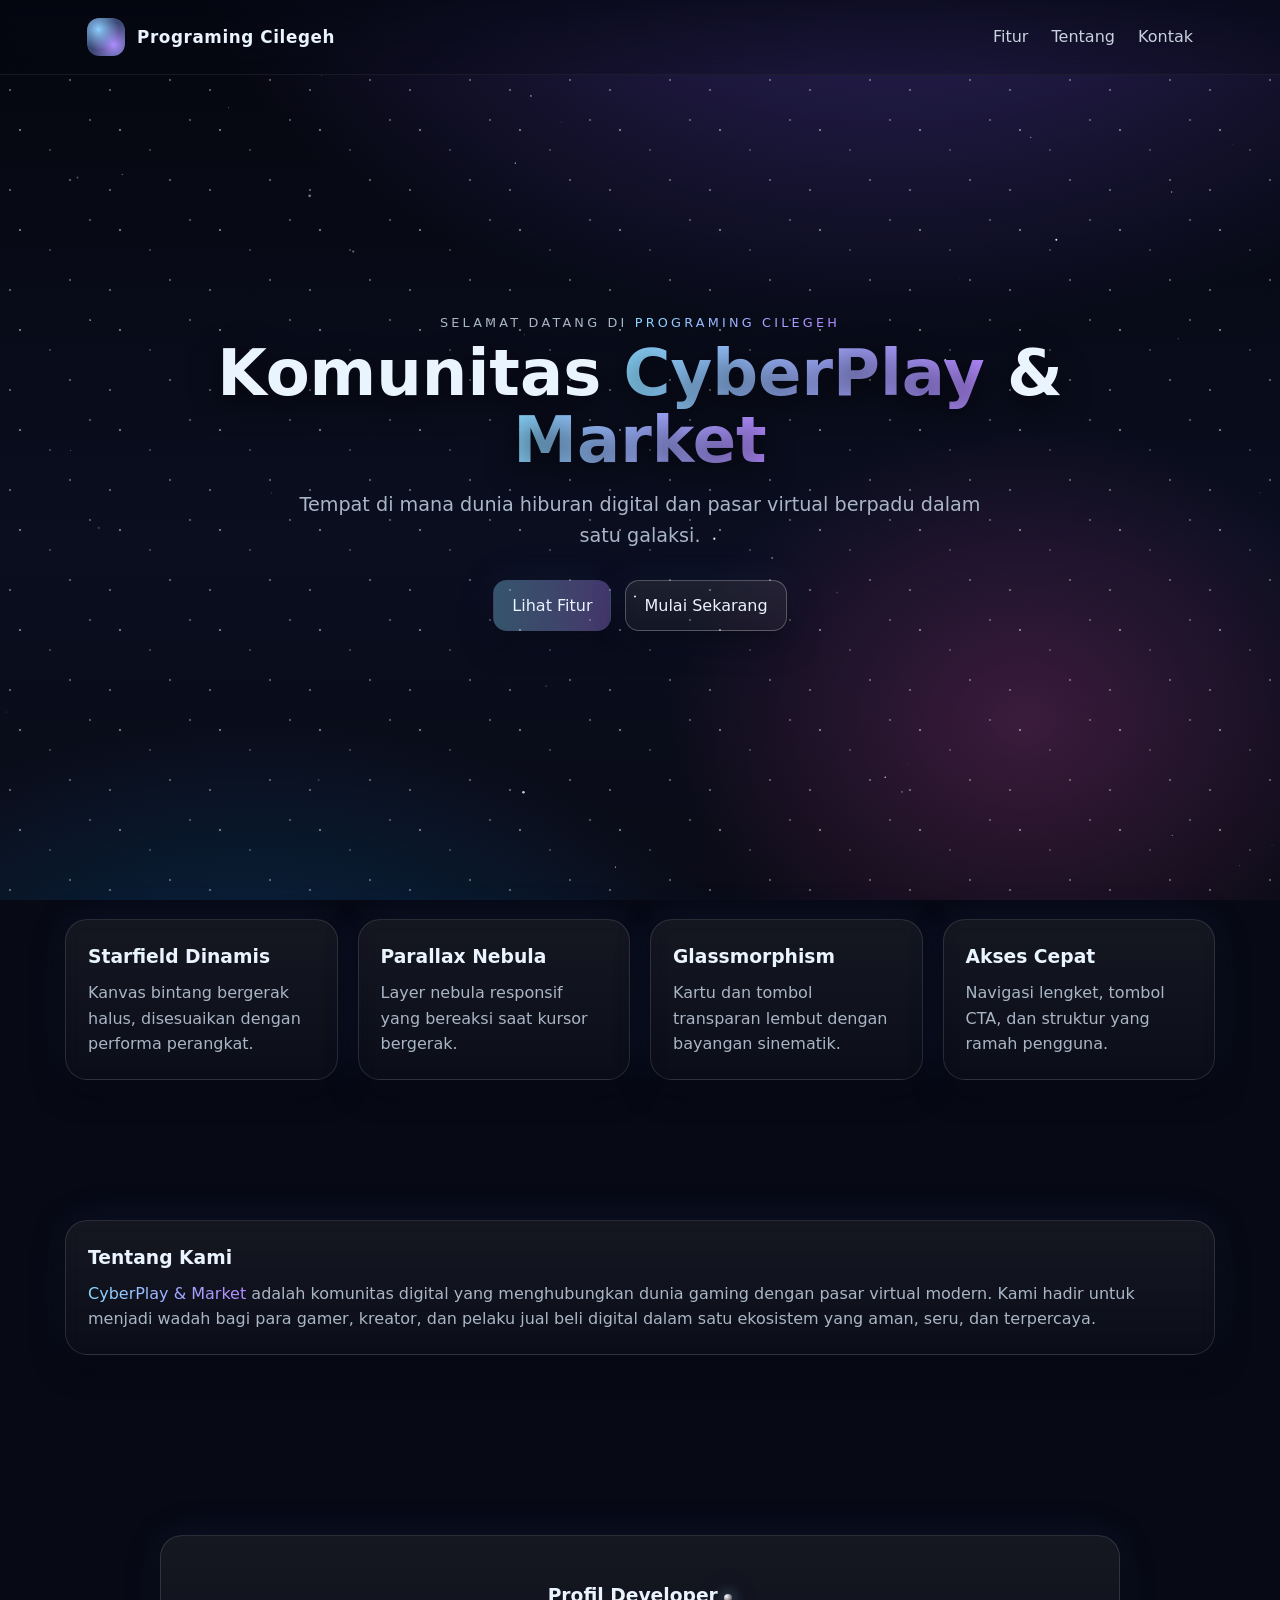
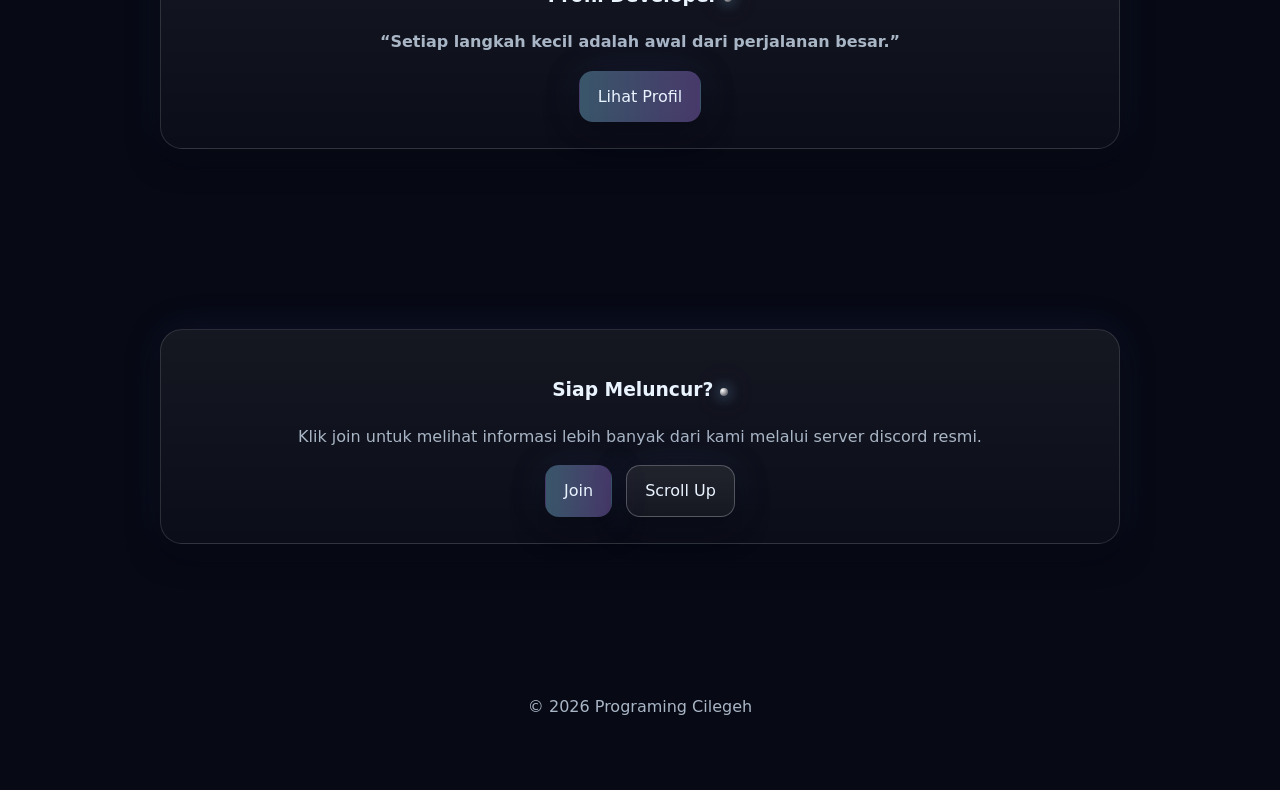
<file: index.html>
<!DOCTYPE html>
<html lang="id">
<head>
  <meta charset="utf-8" />
  <meta name="viewport" content="width=device-width, initial-scale=1" />
  <link rel="icon" href="src/ChatGPT Image Sep 4, 2025, 07_27_55 AM.png" type="image/jpg">
  <title>Programing Cilegeh</title>
  <meta name="google-site-verification" content="EMVeXgw2OGuhfcAvkBfu2vU4J606OwAathroAGDSMYg" />
  <meta name="description" content="Tampilan awal web bertema Pemrograman: animasi bintang, nebula, parallax, dan desain glassmorphism. Satu file HTML + CSS + JS." />
  <style>
    :root{
      --bg:#070914;            /* warna dasar langit */
      --accent:#8ad9ff;        /* biru neon */
      --accent-2:#b388ff;      /* ungu neon */
      --text:#eaf4ff;
      --muted:#a9b6c6;
      --glass:rgba(255,255,255,.08);
      --glass-stroke:rgba(255,255,255,.25);
      --shadow:0 10px 30px rgba(0,0,0,.55), 0 0 40px rgba(93,126,255,.12);
      --radius:22px;
    }

    /* Reset & base */
    *,*::before,*::after{box-sizing:border-box}
    html,body{height:100%}
    body{
      margin:0; font:16px/1.6 "Inter",ui-sans-serif,system-ui,-apple-system,Segoe UI,Roboto; 
      color:var(--text); background:var(--bg); overflow-x:hidden;
    }
    a{color:inherit; text-decoration:none}
    img{max-width:100%; display:block}
    button{font:inherit}

    /* Background layers */
    .sky{position:fixed; inset:0; z-index:-3; background:radial-gradient(1200px 700px at 70% -10%, rgba(130,94,255,.35), transparent 60%), radial-gradient(900px 600px at 20% 120%, rgba(0,153,255,.25), transparent 60%), radial-gradient(600px 500px at 80% 80%, rgba(255,86,190,.2), transparent 60%), linear-gradient(180deg, #05060e 0%, #0a0e1f 60%, #0a0b16 100%);
    }

    /* twinkling starfield (CSS layer) */
    .twinkle{position:fixed; inset:0; z-index:-2; background:url('data:image/svg+xml;utf8,\
      <svg xmlns="http://www.w3.org/2000/svg" width="100" height="100" viewBox="0 0 100 100">\
        <circle cx="20" cy="30" r="1" fill="white" opacity="0.8"/>\
        <circle cx="70" cy="80" r="1" fill="white" opacity="0.6"/>\
        <circle cx="50" cy="50" r="0.8" fill="white" opacity="0.7"/>\
        <circle cx="90" cy="20" r="0.9" fill="white" opacity="0.6"/>\
        <circle cx="10" cy="90" r="0.9" fill="white" opacity="0.7"/>\
      </svg>');
      animation: twinkle 10s linear infinite; opacity:.7; filter: drop-shadow(0 0 2px rgba(255,255,255,.3));
    }
    @keyframes twinkle{from{background-position:0 0} to{background-position:-1000px 1000px}}

    /* Canvas starfield (JS) */
    #stars{position:fixed; inset:0; z-index:-1; display:block}

    /* shooting stars */
    .shooting{position:fixed; inset:0; z-index:-1; pointer-events:none; overflow:hidden}
    .shooting span{position:absolute; width:120px; height:2px; background:linear-gradient(90deg, rgba(255,255,255,.0), rgba(255,255,255,.9), rgba(138,217,255,.0)); filter:drop-shadow(0 0 6px rgba(138,217,255,.7)); border-radius:2px; transform:rotate(12deg); animation:shoot 3.2s ease-in-out infinite;}
    @keyframes shoot{ 0%{transform:translate3d(-20vw,-10vh,0) rotate(12deg); opacity:0} 10%{opacity:1} 60%{opacity:1} 100%{transform:translate3d(120vw,80vh,0) rotate(12deg); opacity:0}}

    /* Header */
    header{position:sticky; top:0; z-index:10; backdrop-filter:blur(10px); background:linear-gradient(180deg, rgba(4,7,18,.7), rgba(4,7,18,.25)); border-bottom:1px solid rgba(255,255,255,.07)}
    .container{max-width:1150px; margin:0 auto; padding:18px 22px; display:flex; align-items:center; justify-content:space-between}
    .brand{display:flex; align-items:center; gap:12px}
    .logo{width:38px; height:38px; border-radius:12px; background:radial-gradient(circle at 30% 30%, var(--accent), transparent 55%), radial-gradient(circle at 70% 70%, var(--accent-2), transparent 60%), #0e1230; box-shadow:0 0 20px rgba(138,217,255,.35) inset, 0 0 30px rgba(179,136,255,.25) inset}
    .brand h1{font-size:1.05rem; letter-spacing:.6px; margin:0; font-weight:700}
    nav a{opacity:.85; margin-left:18px}
    nav a:hover{opacity:1}

    /* Hero */
    .hero{min-height:86vh; display:grid; place-items:center; text-align:center; padding:80px 20px 60px}
    .hero-inner{max-width:900px}
    .kicker{color:var(--muted); letter-spacing:.25em; text-transform:uppercase; font-size:.8rem}
    .title{font-size:clamp(2.2rem, 5vw, 4.4rem); line-height:1.05; margin:.4rem 0 1rem; font-weight:800; text-shadow:0 8px 30px rgba(0,0,0,.65)}
    .gradient-text{background:linear-gradient(90deg,var(--accent),var(--accent-2)); -webkit-background-clip:text; background-clip:text; color:transparent}
    .subtitle{color:var(--muted); font-size:clamp(1rem,2.2vw,1.2rem); margin:0 auto 28px; max-width:720px}

    .actions{display:flex; gap:14px; justify-content:center; flex-wrap:wrap}
    .btn{padding:12px 18px; border:1px solid var(--glass-stroke); background:linear-gradient(180deg, rgba(255,255,255,.08), rgba(255,255,255,.04)); border-radius:14px; box-shadow:var(--shadow); transition:.25s transform, .25s box-shadow, .25s background; color:var(--text)}
    .btn:hover{transform:translateY(-3px); box-shadow:0 14px 40px rgba(0,0,0,.55), 0 0 60px rgba(138,217,255,.2)}
    .btn.primary{border-color:transparent; background:linear-gradient(90deg, rgba(138,217,255,.35), rgba(179,136,255,.35));}

    /* Sections */
    section{padding:70px 20px}
    .grid{max-width:1150px; margin:0 auto; display:grid; gap:20px}
    .features{grid-template-columns:repeat(auto-fit,minmax(240px,1fr))}
    .card{background:linear-gradient(180deg, rgba(255,255,255,.06), rgba(255,255,255,.02)); border:1px solid rgba(255,255,255,.12); border-radius:var(--radius); padding:22px; backdrop-filter:blur(8px); box-shadow:var(--shadow)}
    .card h3{margin:0 0 8px}
    .card p{margin:0; color:var(--muted)}

    /* CTA strip */
    .cta{margin:40px auto; max-width:1000px; text-align:center}
    .cta .wrap{padding:26px; border-radius:var(--radius); border:1px solid rgba(255,255,255,.13); background:linear-gradient(180deg, rgba(255,255,255,.06), rgba(255,255,255,.02)); box-shadow:var(--shadow)}

    /* Footer */
    footer{padding:40px 20px 70px; color:var(--muted); text-align:center}

    /* Small helpers */
    .dot{display:inline-block; width:8px; height:8px; border-radius:999px; background:radial-gradient(circle at 30% 30%, #fff, rgba(255,255,255,.1)); box-shadow:0 0 14px rgba(138,217,255,.7), 0 0 30px rgba(179,136,255,.4)}

    /* Responsive tweaks */
    @media (max-width:720px){
      nav{display:none}
      .actions{gap:10px}
    }
  </style>
</head>
<body>
  <!-- Background -->
  <div class="sky" aria-hidden="true"></div>
  <div class="twinkle" aria-hidden="true"></div>
  <canvas id="stars" aria-hidden="true"></canvas>
  <div class="shooting" aria-hidden="true"></div>

  <!-- Header -->
  <header>
    <div class="container">
      <div class="brand">
        <div class="logo" aria-hidden="true"></div>
        <h1>Programing Cilegeh</h1>
      </div>
      <nav>
        <a href="#fitur">Fitur</a>
        <a href="#tentang">Tentang</a>
        <a href="#kontak">Kontak</a>
      </nav>
    </div>
  </header>

  <!-- Hero -->
  <main class="hero">
    <div class="hero-inner">
      <div class="kicker">Selamat datang di <span class="gradient-text">Programing Cilegeh</span></div>
      <h2 class="title">Komunitas <span class="gradient-text">CyberPlay</span> & <span class="gradient-text">Market</span></h2>
      <p class="subtitle">Tempat di mana dunia hiburan digital dan pasar virtual berpadu dalam satu galaksi.</p>
      <div class="actions">
        <a class="btn primary" href="#fitur">Lihat Fitur</a>
        <a class="btn" href="#kontak">Mulai Sekarang</a>
      </div>
    </div>
  </main>

  <!-- Features -->
  <section id="fitur">
    <div class="grid features">
      <article class="card">
        <h3>Starfield Dinamis</h3>
        <p>Kanvas bintang bergerak halus, disesuaikan dengan performa perangkat.</p>
      </article>
      <article class="card">
        <h3>Parallax Nebula</h3>
        <p>Layer nebula responsif yang bereaksi saat kursor bergerak.</p>
      </article>
      <article class="card">
        <h3>Glassmorphism</h3>
        <p>Kartu dan tombol transparan lembut dengan bayangan sinematik.</p>
      </article>
      <article class="card">
        <h3>Akses Cepat</h3>
        <p>Navigasi lengket, tombol CTA, dan struktur yang ramah pengguna.</p>
      </article>
    </div>
  </section>

  <!-- About -->
  <section id="tentang">
    <div class="grid">
      <div class="card">
        <h3>Tentang Kami</h3>
        <p><span class="gradient-text">CyberPlay & Market</span> adalah komunitas digital yang menghubungkan dunia gaming dengan pasar virtual modern.
Kami hadir untuk menjadi wadah bagi para gamer, kreator, dan pelaku jual beli digital dalam satu ekosistem yang aman, seru, dan terpercaya.</p>
      </div>
    </div>
  </section>

  <!-- CTA Strip -->
  <section class="cta" id="kontak">
    <div class="wrap">
      <h3>Profil Developer <span class="dot"></span></h3>
      <p style="margin:.3rem 0 1rem; color:var(--muted)"><b>“Setiap langkah kecil adalah awal dari perjalanan besar.”</b></p>
      <div class="actions" style="justify-content:center">
        <a class="btn primary" href="https://dikodein.github.io/profsing/index.html" onclick="window.scrollTo({top:0,behavior:'smooth'})">Lihat Profil</a>
      </div>
    </div>
  </section>

  <!-- CTA Strip -->
  <section class="cta" id="kontak">
    <div class="wrap">
      <h3>Siap Meluncur? <span class="dot"></span></h3>
      <p style="margin:.3rem 0 1rem; color:var(--muted)">Klik join untuk melihat informasi lebih banyak dari kami melalui server discord resmi.</p>
      <div class="actions" style="justify-content:center">
        <a class="btn primary" href="https://discord.gg/rXYKhx3u" onclick="window.scrollTo({top:0,behavior:'smooth'})">Join</a>
        <a class="btn" href="#top" onclick="window.scrollTo({top:0,behavior:'smooth'})">Scroll Up</a>
      </div>
    </div>
  </section>

  <footer>
    © <span id="year"></span> Programing Cilegeh
  </footer>

  <script>
    // Utility: clamp
    const clamp=(n,min,max)=>Math.max(min,Math.min(max,n));

    // Canvas Starfield
    (function(){
      const canvas=document.getElementById('stars');
      const ctx=canvas.getContext('2d');
      let w,h,stars=[],density=window.devicePixelRatio>1?1.1:0.9; // sedikit adaptif

      function resize(){
        w=canvas.width=window.innerWidth*devicePixelRatio; 
        h=canvas.height=window.innerHeight*devicePixelRatio;
        canvas.style.width=window.innerWidth+'px';
        canvas.style.height=window.innerHeight+'px';
        spawn();
      }

      function spawn(){
        const count=Math.floor((w*h)/22000*density);
        stars = new Array(count).fill().map(()=>({
          x:Math.random()*w,
          y:Math.random()*h,
          z:Math.random()*0.8+0.2,
          r:Math.random()*1.2+0.3,
          vx:(Math.random()-.5)*0.06,
          vy:(Math.random()-.5)*0.06,
          tw:Math.random()*Math.PI*2
        }));
      }

      function draw(){
        ctx.clearRect(0,0,w,h);
        for(const s of stars){
          s.x+=s.vx; s.y+=s.vy; s.tw+=0.03;
          if(s.x<0) s.x=w; if(s.x>w) s.x=0; if(s.y<0) s.y=h; if(s.y>h) s.y=0;
          const alpha = 0.6 + Math.sin(s.tw)*0.4; // berkelap-kelip
          ctx.beginPath();
          ctx.arc(s.x,s.y,s.r*s.z,0,Math.PI*2);
          ctx.fillStyle = `rgba(255,255,255,${alpha})`;
          ctx.fill();
        }
        requestAnimationFrame(draw);
      }

      window.addEventListener('resize', resize, {passive:true});
      resize();
      draw();
    })();

    // Shooting stars generator (CSS spans)
    (function(){
      const wrap=document.querySelector('.shooting');
      function spawn(){
        const s=document.createElement('span');
        s.style.top = (Math.random()*-10 - 5) + 'vh';
        s.style.left = (Math.random()*20 - 10) + 'vw';
        s.style.animationDelay = (Math.random()*3).toFixed(2)+'s';
        s.style.animationDuration = (2.5 + Math.random()*1.8).toFixed(2)+'s';
        wrap.appendChild(s);
        setTimeout(()=>wrap.removeChild(s), 4000);
      }
      setInterval(spawn, 1200);
    })();

    // Parallax by mouse
    (function(){
      const sky=document.querySelector('.sky');
      window.addEventListener('mousemove', e=>{
        const x=(e.clientX/window.innerWidth - .5);
        const y=(e.clientY/window.innerHeight - .5);
        const tx=clamp(x*12,-12,12), ty=clamp(y*12,-12,12);
        sky.style.transform=`translate3d(${tx}px, ${ty}px, 0)`;
      }, {passive:true});
    })();

    // Smooth anchor scroll for internal links
    document.querySelectorAll('a[href^="#"]').forEach(a=>{
      a.addEventListener('click', e=>{
        const id=a.getAttribute('href');
        if(id.length>1){
          e.preventDefault();
          document.querySelector(id)?.scrollIntoView({behavior:'smooth'});
        }
      });
    });

    // Year
    document.getElementById('year').textContent = new Date().getFullYear();
  </script>
</body>
</html>
</file>
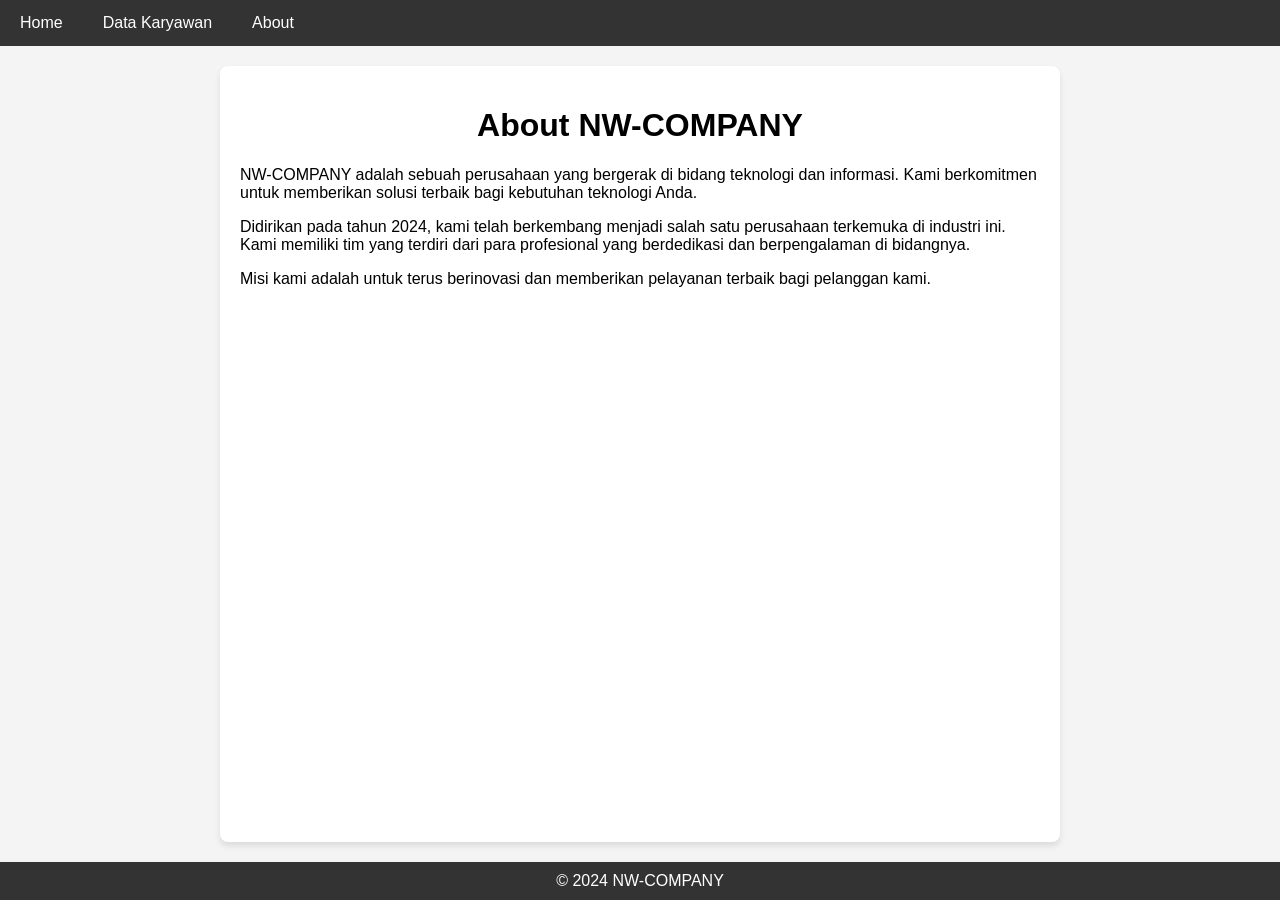
<file: about.html>
<!DOCTYPE html>
<html lang="id">
<head>
    <meta charset="UTF-8">
    <meta name="viewport" content="width=device-width, initial-scale=1.0">
    <title>About - NW-COMPANY</title>
    <style>
        body {
            font-family: Arial, sans-serif;
            background-color: #f4f4f4;
            margin: 0;
            padding: 0;
            box-sizing: border-box;
            display: flex;
            flex-direction: column;
            min-height: 100vh;
        }

        .navbar {
            background-color: #333;
            overflow: hidden;
        }

        .navbar a {
            float: left;
            display: block;
            color: white;
            text-align: center;
            padding: 14px 20px;
            text-decoration: none;
        }

        .navbar a:hover {
            background-color: #ddd;
            color: black;
        }

        .container {
            max-width: 800px;
            margin: 20px auto;
            padding: 20px;
            background-color: #fff;
            border-radius: 8px;
            box-shadow: 0 4px 6px rgba(0, 0, 0, 0.1);
            flex: 1;
        }

        h1 {
            text-align: center;
        }

        footer {
            background-color: #333;
            color: white;
            text-align: center;
            padding: 10px 0;
            margin-top: auto;
        }
    </style>
</head>
<body>
    <div class="navbar">
        <a href="index1.html">Home</a>
        <a href="data_karyawan.html">Data Karyawan</a>
        <a href="about.html">About</a>
    </div>
    <div class="container">
        <h1>About NW-COMPANY</h1>
        <p>NW-COMPANY adalah sebuah perusahaan yang bergerak di bidang teknologi dan informasi. Kami berkomitmen untuk memberikan solusi terbaik bagi kebutuhan teknologi Anda.</p>
        <p>Didirikan pada tahun 2024, kami telah berkembang menjadi salah satu perusahaan terkemuka di industri ini. Kami memiliki tim yang terdiri dari para profesional yang berdedikasi dan berpengalaman di bidangnya.</p>
        <p>Misi kami adalah untuk terus berinovasi dan memberikan pelayanan terbaik bagi pelanggan kami.</p>
    </div>
    <footer>
        © 2024 NW-COMPANY
    </footer>
</body>
</html>
</file>
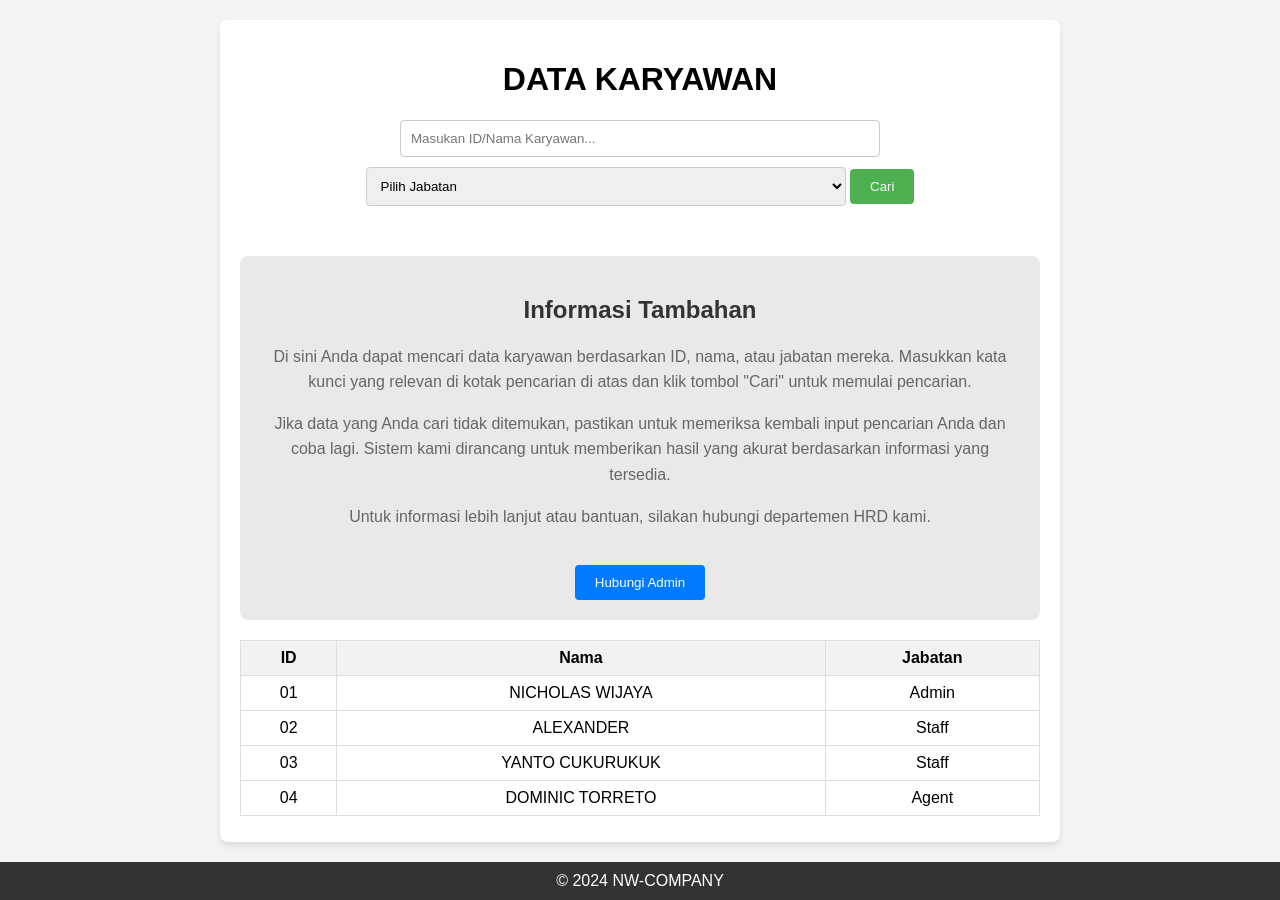
<file: data_karyawan.html>
<!DOCTYPE html>
<html lang="en">
<head>
    <meta charset="UTF-8">
    <meta name="viewport" content="width=device-width, initial-scale=1.0">
    <title>DATA KARYAWAN</title>
    <style>
        /* CSS */
        body {
            font-family: Arial, sans-serif;
            background-color: #f4f4f4;
            margin: 0;
            padding: 0;
            box-sizing: border-box;
            display: flex;
            flex-direction: column;
            min-height: 100vh;
        }

        .container {
            max-width: 800px;
            margin: 20px auto;
            padding: 20px;
            background-color: #fff;
            border-radius: 8px;
            box-shadow: 0 4px 6px rgba(0, 0, 0, 0.1);
            flex: 1;
        }

        h1 {
            text-align: center;
        }

        .search-container {
            text-align: center;
            margin-bottom: 20px;
        }

        input[type="text"], select {
            padding: 10px;
            width: 60%;
            border: 1px solid #ccc;
            border-radius: 4px;
            box-sizing: border-box;
            margin-bottom: 10px;
        }

        button {
            padding: 10px 20px;
            border: none;
            background-color: #4CAF50;
            color: white;
            border-radius: 4px;
            cursor: pointer;
        }

        button:hover {
            background-color: #45a049;
        }

        #searchResults {
            margin-top: 20px;
        }

        .loading {
            text-align: center;
            font-size: 18px;
            color: #333;
        }

        .spinner {
            margin-top: 10px;
            border: 4px solid rgba(0, 0, 0, 0.1);
            border-left-color: #4CAF50;
            border-radius: 50%;
            width: 24px;
            height: 24px;
            animation: spin 1s linear infinite;
            display: inline-block;
        }

        @keyframes spin {
            to { transform: rotate(360deg); }
        }

        .info-section {
            margin-top: 40px;
            padding: 20px;
            background-color: #e9e9e9;
            border-radius: 8px;
            text-align: center;
        }

        .info-section h2 {
            text-align: center;
            color: #333;
        }

        .info-section p {
            font-size: 16px;
            color: #666;
            line-height: 1.6;
        }

        .contact-button {
            margin-top: 20px;
            padding: 10px 20px;
            border: none;
            background-color: #007BFF;
            color: white;
            border-radius: 4px;
            cursor: pointer;
        }

        .contact-button:hover {
            background-color: #0056b3;
        }

        table {
            width: 100%;
            border-collapse: collapse;
            margin-top: 20px;
        }

        th, td {
            border: 1px solid #ddd;
            padding: 8px;
        }

        th {
            background-color: #f2f2f2;
            text-align: center;
        }

        td {
            text-align: center;
            cursor: pointer;
        }

        .employee-details {
            display: none;
            margin-top: 20px;
            padding: 20px;
            background-color: #f9f9f9;
            border-radius: 8px;
            box-shadow: 0 2px 4px rgba(0, 0, 0, 0.1);
        }

        footer {
            background-color: #333;
            color: white;
            text-align: center;
            padding: 10px 0;
            margin-top: auto;
        }

    </style>
</head>
<body>
    <div class="container">
        <h1>DATA KARYAWAN</h1>
        <div class="search-container">
            <input type="text" id="searchInput" placeholder="Masukan ID/Nama Karyawan...">
            <select id="jabatanFilter">
                <option value="">Pilih Jabatan</option>
                <option value="Admin">Admin</option>
                <option value="Staff">Staff</option>
                <option value="Agent">Agent</option>
                <!-- Tambahkan jabatan lain jika perlu -->
            </select>
            <button onclick="search()">Cari</button>
        </div>
        <div class="info-section">
            <h2>Informasi Tambahan</h2>
            <p>Di sini Anda dapat mencari data karyawan berdasarkan ID, nama, atau jabatan mereka. Masukkan kata kunci yang relevan di kotak pencarian di atas dan klik tombol "Cari" untuk memulai pencarian.</p>
            <p>Jika data yang Anda cari tidak ditemukan, pastikan untuk memeriksa kembali input pencarian Anda dan coba lagi. Sistem kami dirancang untuk memberikan hasil yang akurat berdasarkan informasi yang tersedia.</p>
            <p>Untuk informasi lebih lanjut atau bantuan, silakan hubungi departemen HRD kami.</p>
            <button class="contact-button" onclick="contactAdmin()">Hubungi Admin</button>
        </div>
        <div id="searchResults"></div>
        <div id="employeeTableContainer"></div>
        <div id="employeeDetails" class="employee-details"></div>
    </div>
    <footer>
        © 2024 NW-COMPANY
    </footer>

    <script>
        // JavaScript
        const data = [
            { title: "01", artist: "NICHOLAS WIJAYA", jabatan: "Admin", bio: "Beliau adalah seorang Programmer." },
            { title: "02", artist: "ALEXANDER", jabatan: "Staff", bio: "Beliau adalah seorang Mahasiswa" },
            { title: "03", artist: "YANTO CUKURUKUK", jabatan: "Staff", bio: "Beliau adalah seorang Mahasiswa" },
            { title: "04", artist: "DOMINIC TORRETO", jabatan: "Agent", bio: "Beliau adalah seorang Mahasiswa" },
            // Tambahkan data karyawan lainnya di sini
        ];

        function displayAllEmployees() {
            const employeeTableContainer = document.getElementById('employeeTableContainer');
            let tableHTML = `<table>
                                <tr>
                                    <th>ID</th>
                                    <th>Nama</th>
                                    <th>Jabatan</th>
                                </tr>`;

            data.forEach(karyawan => {
                tableHTML += `<tr onclick="showEmployeeDetails('${karyawan.title}')">
                                <td>${karyawan.title}</td>
                                <td>${karyawan.artist}</td>
                                <td>${karyawan.jabatan}</td>
                              </tr>`;
            });

            tableHTML += '</table>';
            employeeTableContainer.innerHTML = tableHTML;
        }

        function search() {
            const searchInput = document.getElementById('searchInput').value.trim().toLowerCase();
            const jabatanFilter = document.getElementById('jabatanFilter').value;
            const searchResults = document.getElementById('searchResults');
            const employeeTableContainer = document.getElementById('employeeTableContainer');
            const employeeDetails = document.getElementById('employeeDetails');
            searchResults.innerHTML = '<div class="loading"><span class="spinner"></span></div>';
            employeeTableContainer.innerHTML = '';
            employeeDetails.style.display = 'none';

            setTimeout(() => {
                searchResults.innerHTML = '';

                let resultsFound = false;
                let tableHTML = `<table>
                                    <tr>
                                        <th>ID</th>
                                        <th>Nama</th>
                                        <th>Jabatan</th>
                                    </tr>`;

                data.forEach(karyawan => {
                    if (
                        (karyawan.title.toLowerCase().includes(searchInput) || karyawan.artist.toLowerCase().includes(searchInput)) &&
                        (jabatanFilter === "" || karyawan.jabatan === jabatanFilter)
                    ) {
                        tableHTML += `<tr onclick="showEmployeeDetails('${karyawan.title}')">
                                        <td>${karyawan.title}</td>
                                        <td>${karyawan.artist}</td>
                                        <td>${karyawan.jabatan}</td>
                                      </tr>`;
                        resultsFound = true;
                    }
                });

                tableHTML += '</table>';

                if (resultsFound) {
                    employeeTableContainer.innerHTML = tableHTML;
                } else {
                    const noResults = document.createElement('div');
                    noResults.textContent = 'Mohon periksa lagi data yang ingin dibuka, karena data yang Anda cari tidak ditemukan.';
                    searchResults.appendChild(noResults);
                }
            }, 1500); // 1.5 seconds delay
        }

        function showEmployeeDetails(id) {
            const employee = data.find(karyawan => karyawan.title === id);
            const employeeDetails = document.getElementById('employeeDetails');

            if (employee) {
                employeeDetails.innerHTML = `
                    <h3>ID: ${employee.title}</h3>
                    <p>Nama: <b>${employee.artist}</b></p>
                    <p>Jabatan: ${employee.jabatan}</p>
                    <p>Bio:</p>
                    <pre>${employee.bio}</pre>
                `;
                employeeDetails.style.display = 'block';
                window.scrollTo({
                    top: employeeDetails.offsetTop,
                    behavior: 'smooth'
                });
            }
        }

        function contactAdmin() {
            window.location.href = "form.html";
        }

        // Display all employees when the page loads
        window.onload = displayAllEmployees;
    </script>
</body>
</html>
</file>
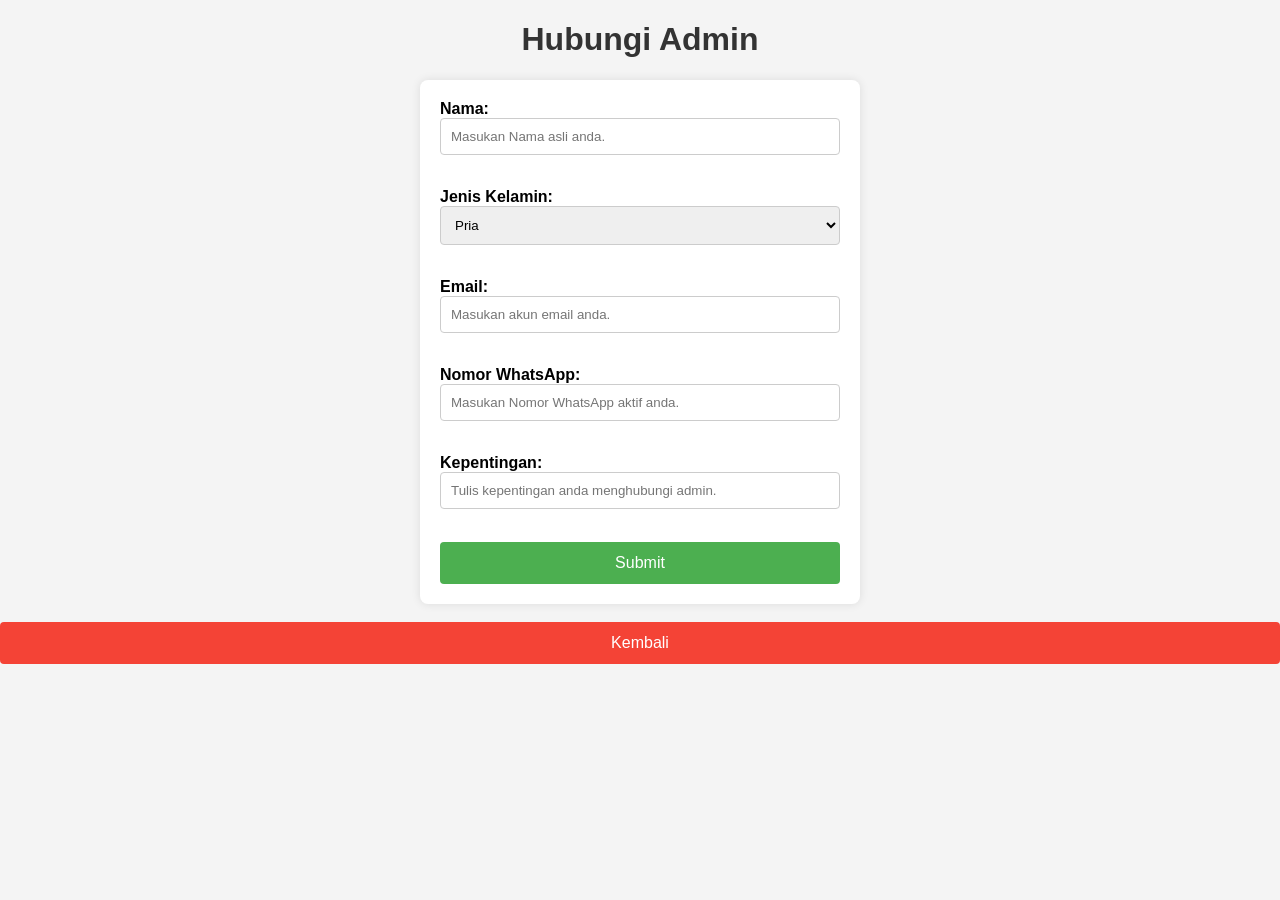
<file: form.html>
<!DOCTYPE html>

<html lang="en">

<head>
    <meta charset="UTF-8">
    <meta name="viewport" content="width=device-width, initial-scale=1.0">
    <title>Hubungi Admin</title>
    <style>
        body {
            font-family: Arial, sans-serif;
            background-color: #f4f4f4;
            margin: 0;
            padding: 0;
        }
        h1 {
            text-align: center;
            color: #333;
        }
        form {
            max-width: 400px;
            margin: 0 auto;
            background-color: #fff;
            padding: 20px;
            border-radius: 8px;
            box-shadow: 0 0 10px rgba(0, 0, 0, 0.1);
        }
        label {
            font-weight: bold;
        }
        input[type="text"],
        input[type="email"],
        input[type="number"],
        select {
            width: 100%;
            padding: 10px;
            margin-bottom: 15px;
            border: 1px solid #ccc;
            border-radius: 4px;
            box-sizing: border-box;
        }
        button[type="submit"],
        button[type="button"] {
            width: 100%;
            padding: 12px 20px;
            border: none;
            border-radius: 4px;
            cursor: pointer;
            font-size: 16px;
        }
        button[type="submit"] {
            background-color: #4CAF50;
            color: white;
        }
        button[type="submit"]:hover {
            background-color: #45a049;
        }
        button[type="button"] {
            background-color: #f44336;
            color: white;
        }
        button[type="button"]:hover {
            background-color: #da190b;
        }
        @media screen and (max-width: 600px) {
            form {
                width: 80%;
            }
        }
    </style>
</head>
<body>
    <h1>Hubungi Admin</h1>
    
    <form action="https://formspree.io/f/xoqgkpky" method="POST">
        <label for="name">Nama:</label><br>
        <input type="text" id="name" name="Nama Asli" placeholder="Masukan Nama asli anda." required><br><br>
        
        <label for="jenis_kelamin">Jenis Kelamin:</label><br>
        <select id="jenis_kelamin" name="Jenis Kelamin">
        	<option value="Pria">Pria</option><option value="Wanita">Wanita</option>
        </select><br><br>
        
        <label for="email">Email:</label><br>
        <input type="email" id="email" name="email" placeholder="Masukan akun email anda." required><br><br>

        <label for="nomor">Nomor WhatsApp:</label><br>
        <input type="number" id="nomor" name="Nomor WA" placeholder="Masukan Nomor WhatsApp aktif anda." required><br><br>
              
        <label for="masukan">Kepentingan:</label><br>
        <input type="text" id="kepentingan" name="Keentingan" placeholder="Tulis kepentingan anda menghubungi admin." required><br><br>
        
        <button type="submit">Submit</button>
    </form>
    <center>
    <br><button type="button" onclick="goBack()">Kembali</button><br><br>
    </center>
    <script src="script.js"></script>
</body>
</html>
</file>
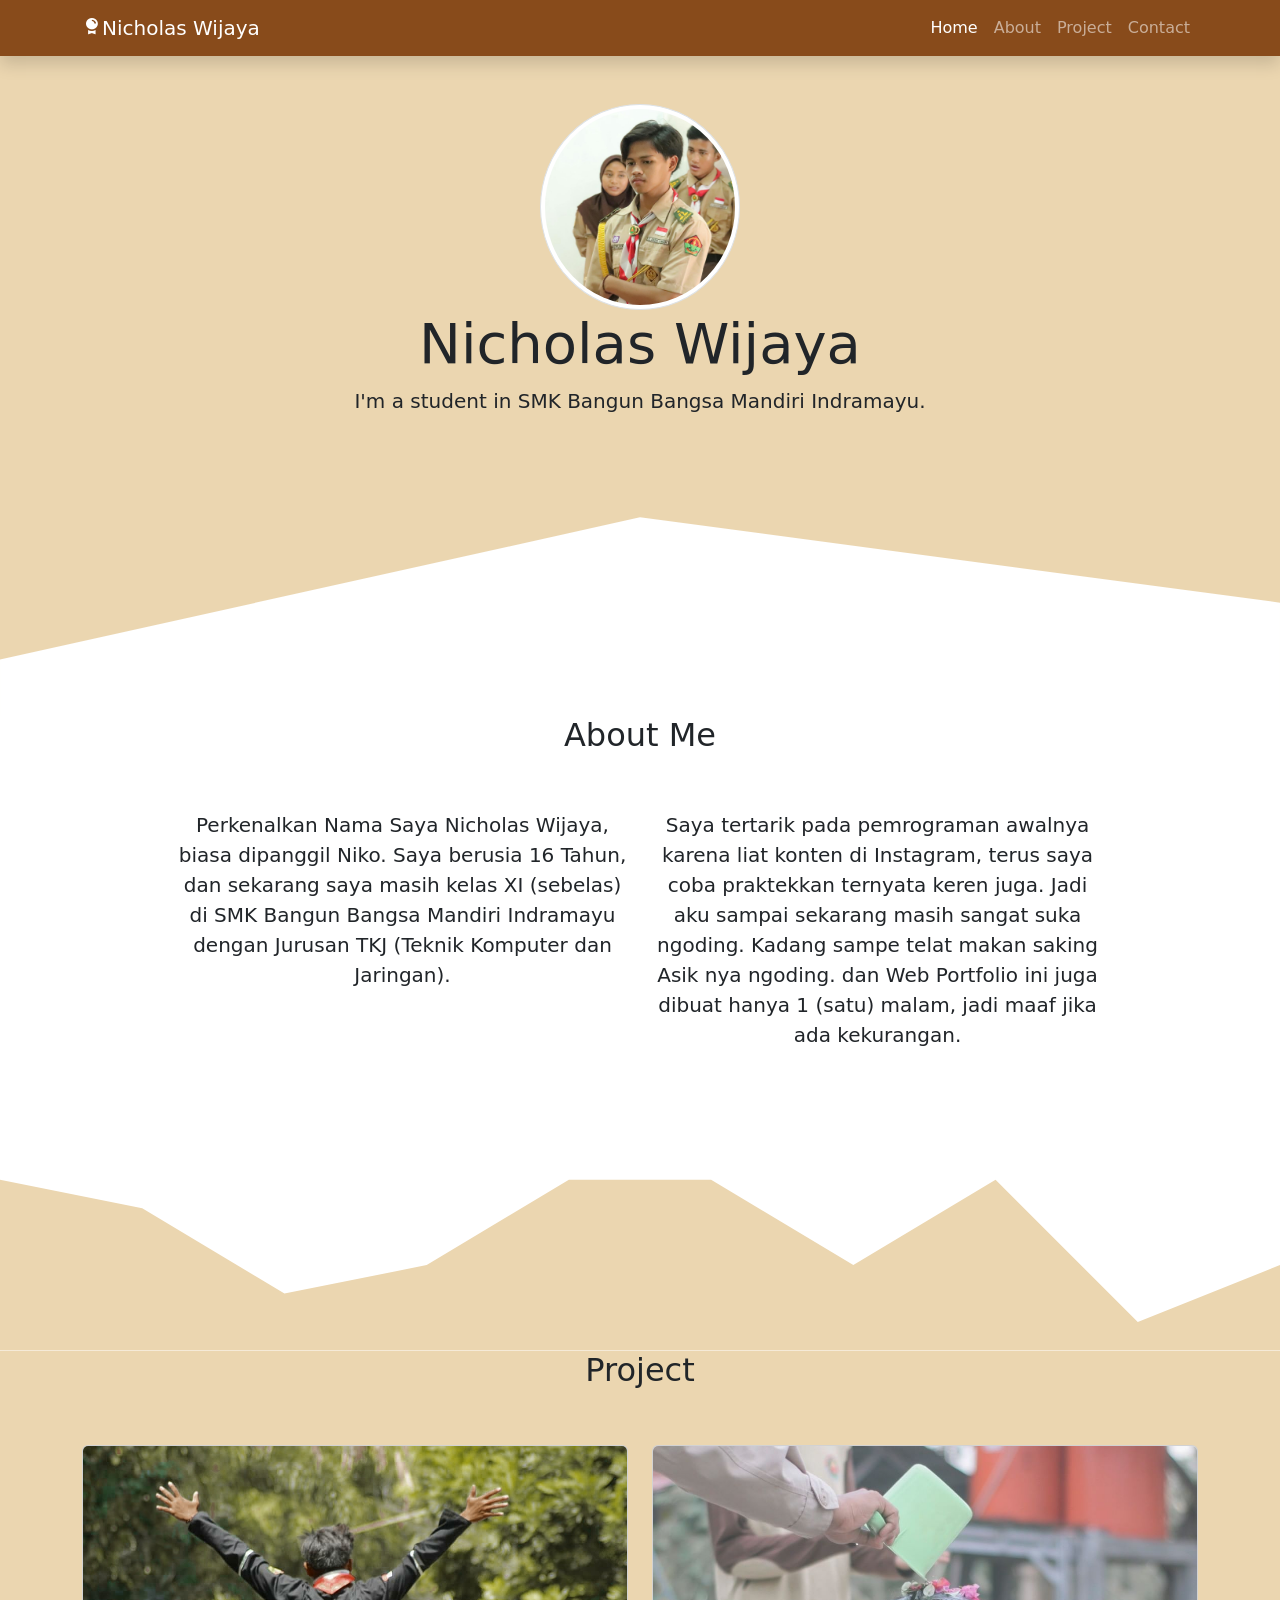
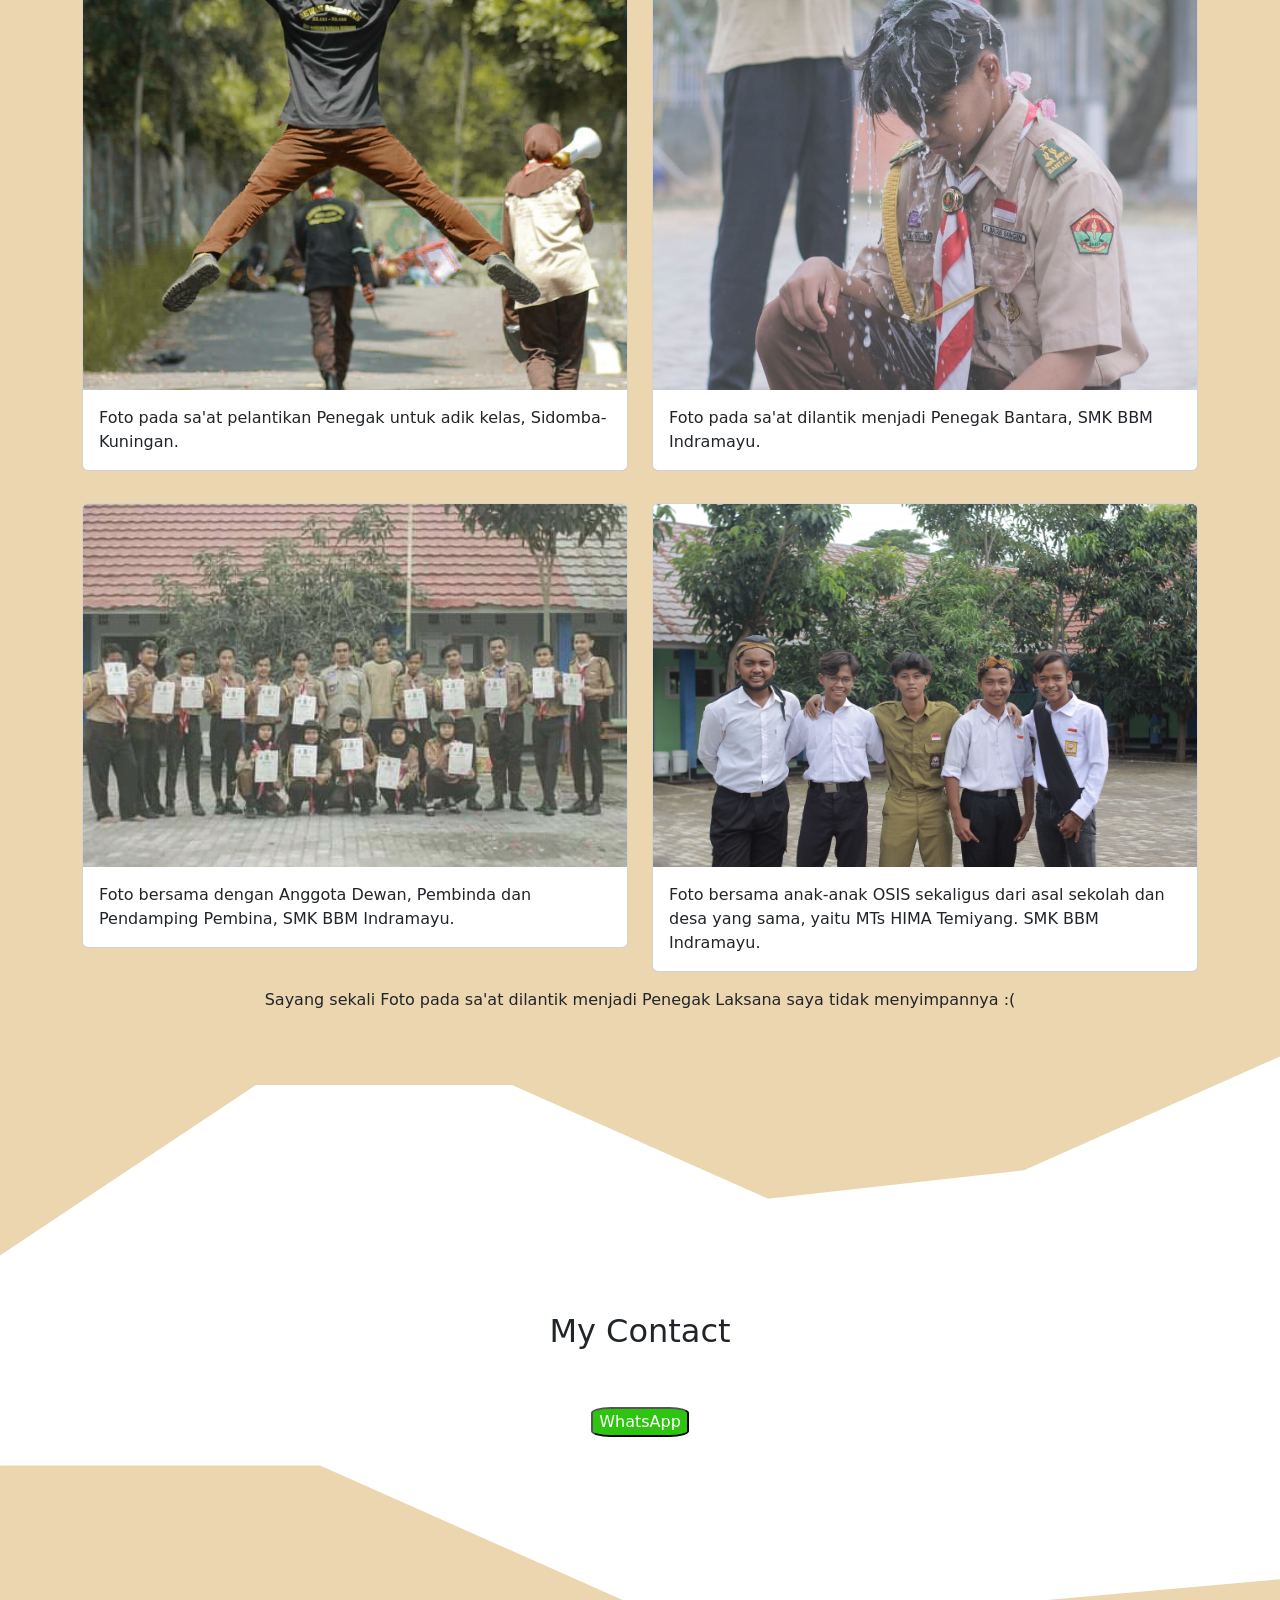
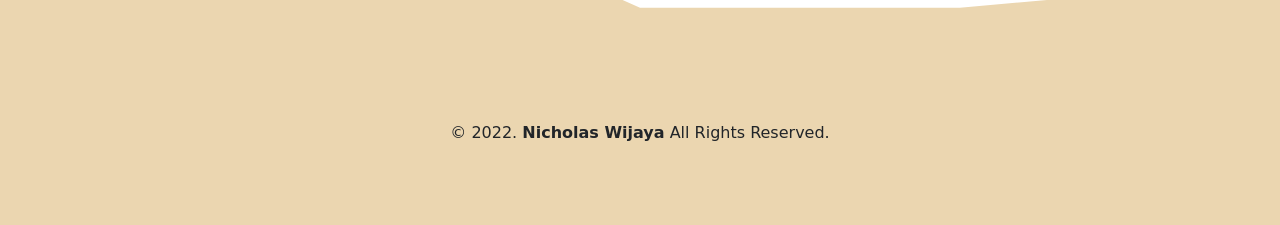
<file: portfolio.html>
<!doctype html>
<html lang="en">
  <head>
    <!-- Required meta tags -->
    <meta charset="utf-8">
    <meta name="viewport" content="width=device-width, initial-scale=1">
    <!-- Boxicons CSS -->
    <link href='https://unpkg.com/boxicons@2.1.1/css/boxicons.min.css' rel='stylesheet'>

    <!-- Bootstrap CSS -->
    <link href="https://cdn.jsdelivr.net/npm/bootstrap@5.0.2/dist/css/bootstrap.min.css" rel="stylesheet" integrity="sha384-EVSTQN3/azprG1Anm3QDgpJLIm9Nao0Yz1ztcQTwFspd3yD65VohhpuuCOmLASjC" crossorigin="anonymous">

    <title>Portfolio | Nicholas Wijaya</title>
    <!-- My CSS -->
    <style>
        *{

        }
        .jumbotron{
            padding-top: 3rem;
            background-color: #ebd6b0;
        }
        #project{
            background-color: #ebd6b0;
        }
        #contact{
            background-color: #ffffff;
        }
        #copyright {
            text-align: center;
            width: 100%;
            padding-bottom: 5rem;
            background: #ebd6b0;
        }
        button{
            background: #2ec510;
            color: #ffffff;
            border-radius: 20%;
        }
        button:hover{
            background: #9cfd00;
        }
    </style>

  </head>
  <body>
    <!-- Navbar -->
    <nav class="navbar navbar-expand-lg navbar-dark shadow" style="background-color: #884b1b;">
        <div class="container">
          <a class="navbar-brand" href="#"><i class='bx bxs-award'></i>Nicholas Wijaya</a>
          <button class="navbar-toggler" type="button" data-bs-toggle="collapse" data-bs-target="#navbarNav" aria-controls="navbarNav" aria-expanded="false" aria-label="Toggle navigation">
            <span class="navbar-toggler-icon"></span>
          </button>
          <div class="collapse navbar-collapse" id="navbarNav">
            <ul class="navbar-nav ms-auto">
              <li class="nav-item">
                <a class="nav-link active" aria-current="page" href="#">Home</a>
              </li>
              <li class="nav-item">
                <a class="nav-link" href="#about">About</a>
              </li>
              <li class="nav-item">
                <a class="nav-link" href="#project">Project</a>
              </li>
              <li class="nav-item">
                <a class="nav-link" href="#contact">Contact</a>
              </li>
            </ul>
          </div>
        </div>
      </nav>
    <!-- Akhir Navbar -->

    <!-- Jumbotron -->
    <section class="jumbotron text-center">
        <img src="img/nichoas.jpeg" alt="Nicholas Wijaya" width="200" class="rounded-circle img-thumbnail">
        <h1 class="display-4"><b>Nicholas Wijaya</b></h1>
        <p class="lead">I'm a student in SMK Bangun Bangsa Mandiri Indramayu.</p>
        <svg xmlns="http://www.w3.org/2000/svg" viewBox="0 0 1440 320"><path fill="#ffffff" fill-opacity="1" d="M0,256L720,96L1440,192L1440,320L720,320L0,320Z"></path></svg>
    </section>
    <!-- Akhir Jumbotron -->

    <!-- About -->
    <section id="about">
        <div class="container">
            <div class="row text-center mb-5">
              <div class="col">
                <h2>About Me</h2>
              </div>
            </div>
            <div class="row justify-content-center fs-5 text-center">
                <div class="col-md-5"><P>Perkenalkan Nama Saya Nicholas Wijaya, biasa dipanggil Niko. Saya berusia 16 Tahun, dan sekarang saya masih kelas XI (sebelas) di SMK Bangun Bangsa Mandiri Indramayu dengan Jurusan TKJ (Teknik Komputer dan Jaringan).</P></div>
                <div class="col-md-5"><p>Saya tertarik pada pemrograman awalnya karena liat konten di Instagram, terus saya coba praktekkan ternyata keren juga. Jadi aku sampai sekarang masih sangat suka ngoding. Kadang sampe telat makan saking Asik nya ngoding. dan Web Portfolio ini juga dibuat hanya 1 (satu) malam, jadi maaf jika ada kekurangan.</p></div>
            </div>
          </div>
          <svg xmlns="http://www.w3.org/2000/svg" viewBox="0 0 1440 320"><path fill="#ebd6b0" fill-opacity="1" d="M0,128L160,160L320,256L480,224L640,128L800,128L960,224L1120,128L1280,288L1440,224L1440,320L1280,320L1120,320L960,320L800,320L640,320L480,320L320,320L160,320L0,320Z"></path></svg>
    </section>
    <!-- Akhir About -->

    <!-- Project -->
    <section id="project">
        <div class="container">
            <div class="row text-center">
                <div class="col">
                    <h2>Project</h2>
                </div>
            </div>
            <div class="row mt-5">
                <div class="col-md-6 mb-3">
                    <div class="card">
                        <img src="img/pramuka3.jpg" class="card-img-top" alt="pramuka1">
                        <div class="card-body">
                          <p class="card-text">Foto pada sa'at pelantikan Penegak untuk adik kelas, Sidomba-Kuningan.</p>
                        </div>
                    </div>
                </div>
                <div class="col-md-6">
                    <div class="card">
                        <img src="img/pramuka2.jpg" class="card-img-top" alt="osis1">
                        <div class="card-body">
                          <p class="card-text">Foto pada sa'at dilantik menjadi Penegak Bantara, SMK BBM Indramayu.</p>
                        </div>
                    </div>
                </div>
            </div>
            <div class="row mt-3">
                <div class="col-md-6 mb-3">
                    <div class="card">
                        <img src="img/pramuka1.jpg" class="card-img-top" alt="pramuka2">
                        <div class="card-body">
                          <p class="card-text">Foto bersama dengan Anggota Dewan, Pembinda dan Pendamping Pembina, SMK BBM Indramayu.</p>
                        </div>
                    </div>
                </div>
                <div class="col-md-6">
                    <div class="card">
                        <img src="img/osis1.JPG" class="card-img-top" alt="pramuka2">
                        <div class="card-body">
                          <p class="card-text">Foto bersama anak-anak OSIS sekaligus dari asal sekolah dan desa yang sama, yaitu MTs HIMA Temiyang. SMK BBM Indramayu.</p>
                        </div>
                    </div>
                </div>
            </div>
            <div class="row text-center mt-3">
                <div class="col">
                    <p>Sayang sekali Foto pada sa'at dilantik menjadi Penegak Laksana saya tidak menyimpannya :(</p>
                </div>
            </div>
        </div>
        <svg xmlns="http://www.w3.org/2000/svg" viewBox="0 0 1440 320"><path fill="#ffffff" fill-opacity="1" d="M0,256L288,64L576,64L864,192L1152,160L1440,32L1440,320L1152,320L864,320L576,320L288,320L0,320Z"></path></svg>
    </section>
    <!-- Akhir Project -->

    <!-- Contact -->
    <section id="contact">
        <div class="container">
            <div class="row text-center">
                <div class="col">
                    <h2>My Contact</h2>
                </div>
            </div>
            <div class="row">
                <div class="col mt-5 text-center">
                    <button><a href="https://wa.me/qr/5T6NASBPYTVQG1" style="text-decoration: none; color: #ffffff;">WhatsApp</a></button>
                </div>
            </div>
        </div>
        <svg xmlns="http://www.w3.org/2000/svg" viewBox="0 0 1440 320"><path fill="#ebd6b0" fill-opacity="1" d="M0,32L360,32L720,192L1080,192L1440,160L1440,320L1080,320L720,320L360,320L0,320Z"></path></svg>
    </section>
    <!-- Akhir Contact -->

    <script src="https://cdn.jsdelivr.net/npm/bootstrap@5.0.2/dist/js/bootstrap.bundle.min.js" integrity="sha384-MrcW6ZMFYlzcLA8Nl+NtUVF0sA7MsXsP1UyJoMp4YLEuNSfAP+JcXn/tWtIaxVXM" crossorigin="anonymous"></script>

    <!-- Copyright -->
    <center>
    <div id="copyright">
        <div class="wrapper">
            &copy; 2022. <b>Nicholas Wijaya</b> All Rights Reserved.
        </div>
    </div>
    </center>
  </body>
</html>


<!-- https://youtu.be/LkR-9Z1sle8 di menit  -->
</file>
